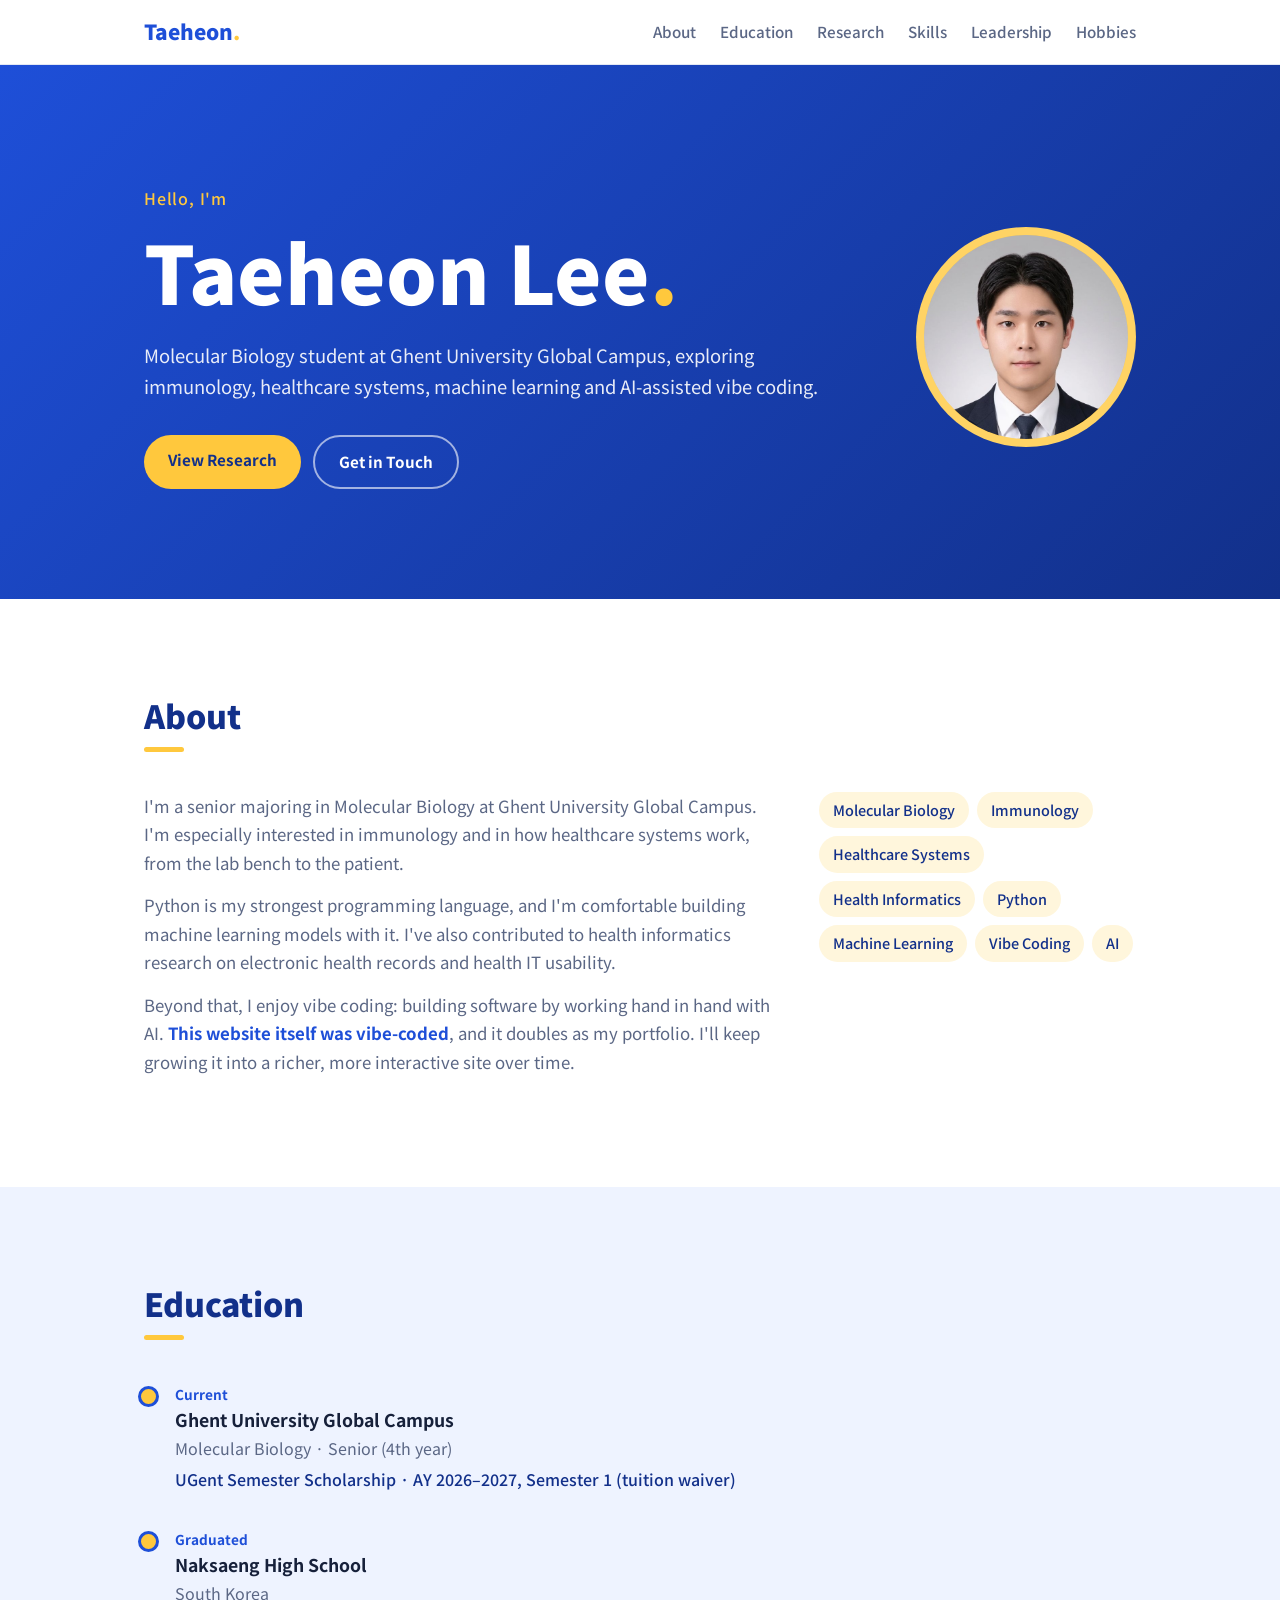
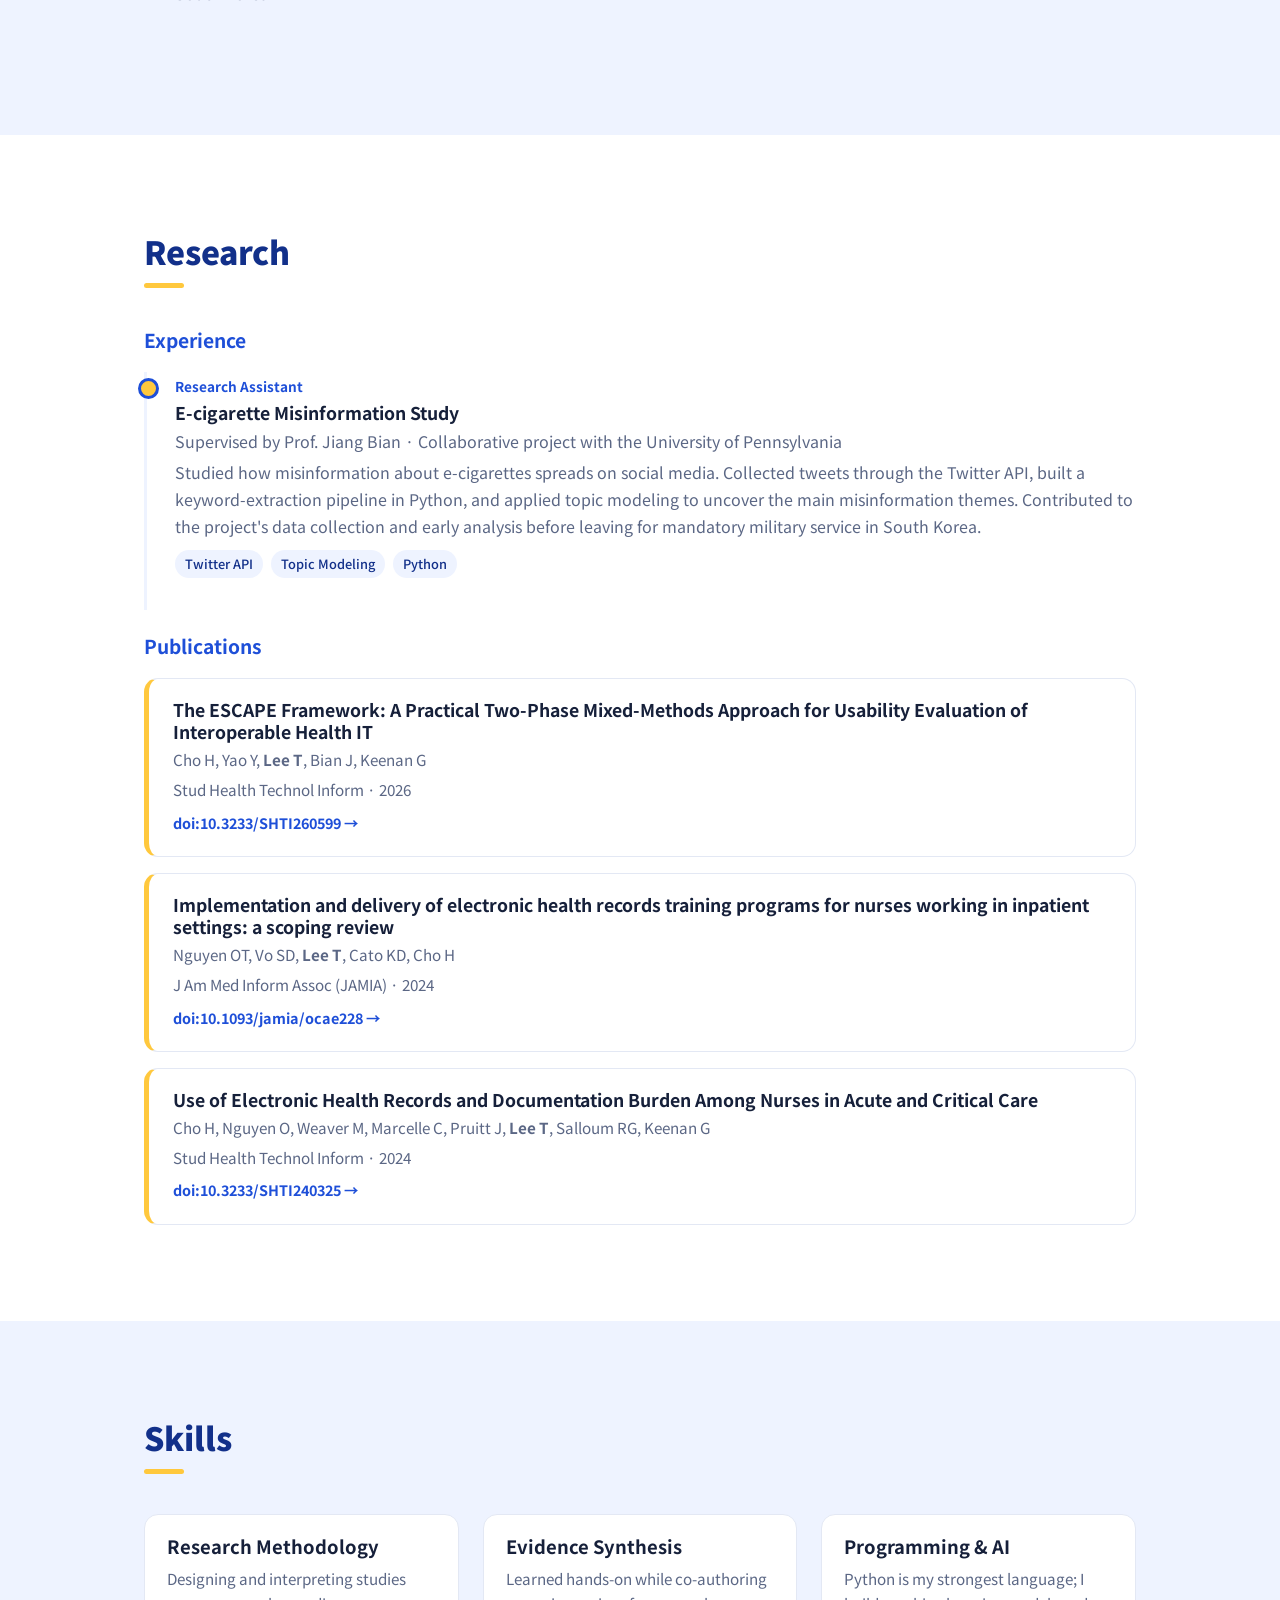
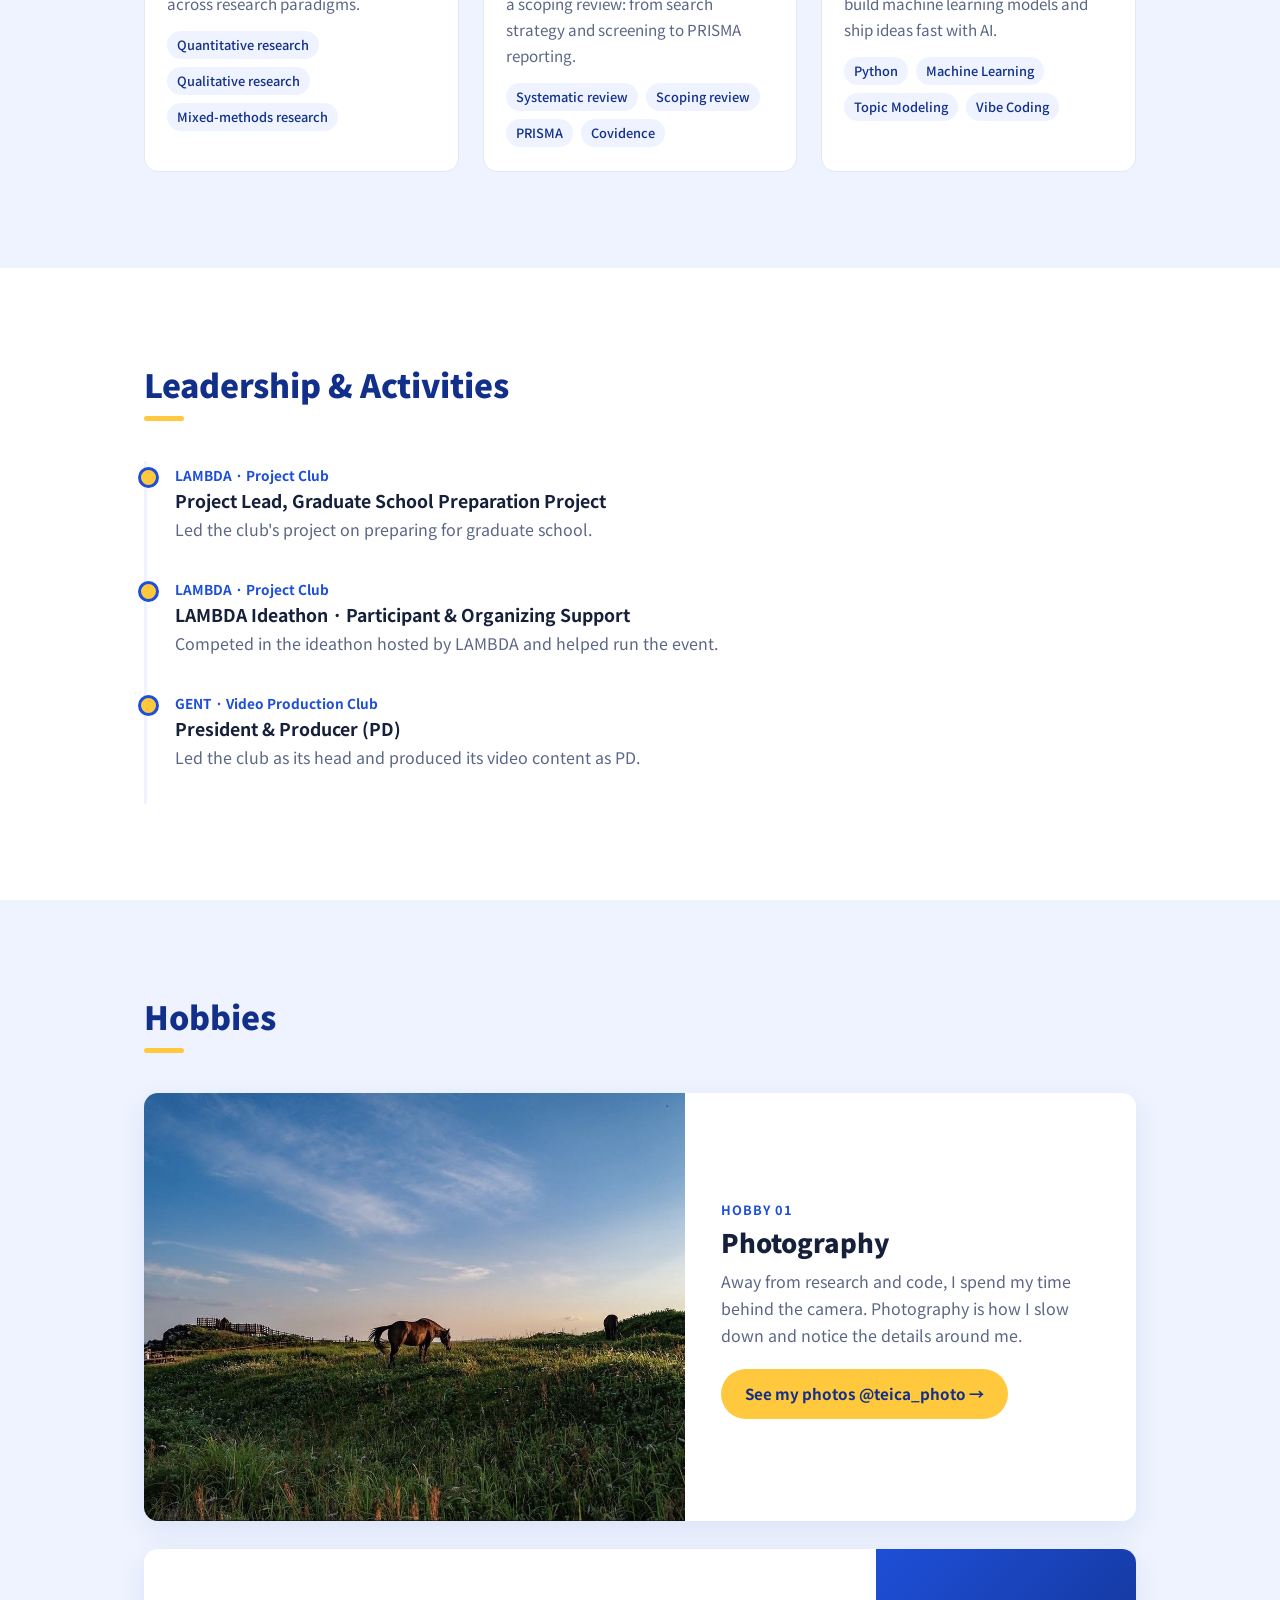
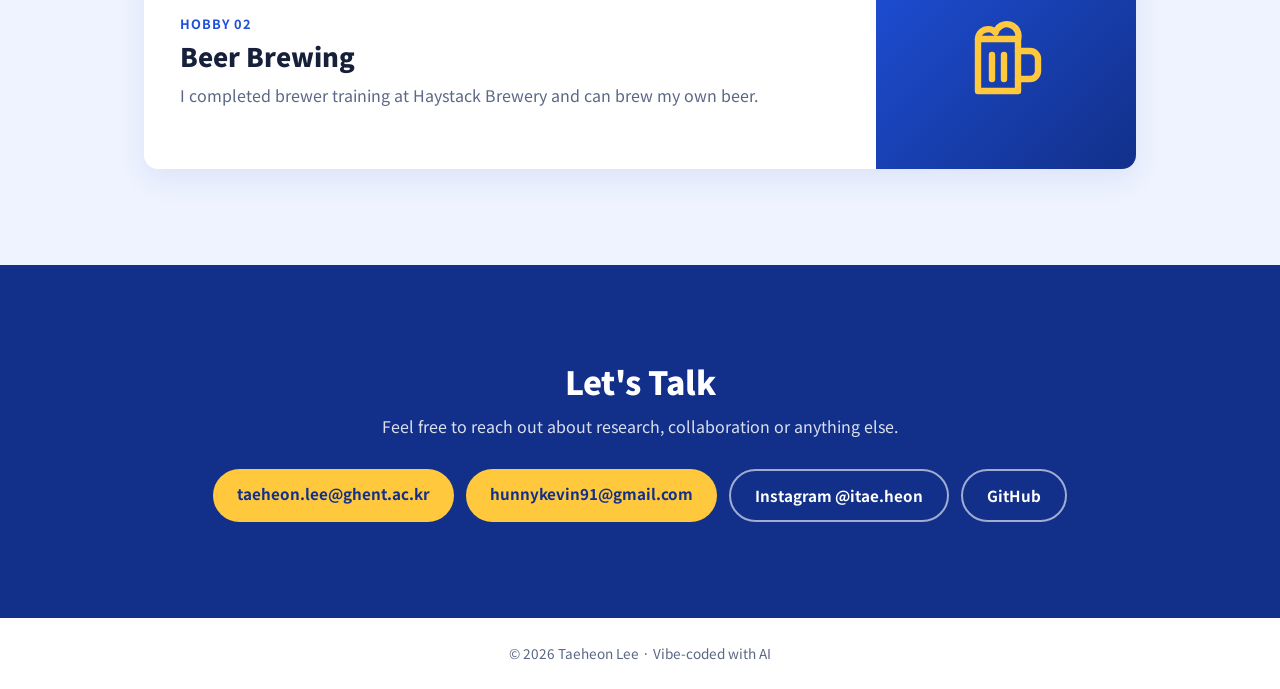
<file: index.html>
<!DOCTYPE html>
<html lang="en">
<head>
  <meta charset="utf-8">
  <meta name="viewport" content="width=device-width, initial-scale=1">
  <title>Taeheon Lee</title>
  <meta name="description" content="Taeheon Lee — Molecular Biology student at Ghent University Global Campus, interested in immunology, healthcare systems and AI-assisted vibe coding.">
  <link rel="preconnect" href="https://fonts.googleapis.com">
  <link rel="preconnect" href="https://fonts.gstatic.com" crossorigin>
  <link href="https://fonts.googleapis.com/css2?family=Noto+Sans+KR:wght@400;500;700;900&display=swap" rel="stylesheet">
  <link rel="stylesheet" href="style.css?v=19">
</head>
<body>

  <header class="nav">
    <div class="container nav-inner">
      <a href="#top" class="logo">Taeheon<span>.</span></a>
      <nav>
        <a href="#about">About</a>
        <a href="#education">Education</a>
        <a href="#research">Research</a>
        <a href="#skills">Skills</a>
        <a href="#leadership">Leadership</a>
        <!-- <a href="#projects">Projects</a> -->
        <a href="#hobbies">Hobbies</a>
      </nav>
    </div>
  </header>

  <main id="top">

    <!-- Hero -->
    <section class="hero">
      <div class="container hero-inner">
        <div class="hero-text">
          <p class="eyebrow">Hello, I'm</p>
          <h1>Taeheon Lee<span>.</span></h1>
          <p class="lead">Molecular Biology student at Ghent University Global Campus, exploring immunology, healthcare systems, machine learning and AI-assisted vibe coding.</p>
          <div class="hero-actions">
            <a href="#research" class="btn btn-primary">View Research</a>
            <a href="#contact" class="btn btn-ghost">Get in Touch</a>
          </div>
        </div>
        <img class="avatar" src="images/profile.jpg?v=3" alt="Portrait of Taeheon Lee" width="220" height="220">
      </div>
    </section>

    <!-- About -->
    <section id="about" class="section">
      <div class="container">
        <h2 class="section-title">About</h2>
        <div class="about-grid">
          <div class="about-text">
            <p>I'm a senior majoring in Molecular Biology at Ghent University Global Campus. I'm especially interested in immunology and in how healthcare systems work, from the lab bench to the patient.</p>
            <p>Python is my strongest programming language, and I'm comfortable building machine learning models with it. I've also contributed to health informatics research on electronic health records and health IT usability.</p>
            <p>Beyond that, I enjoy vibe coding: building software by working hand in hand with AI. <strong>This website itself was vibe-coded</strong>, and it doubles as my portfolio. I'll keep growing it into a richer, more interactive site over time.</p>
          </div>
          <ul class="tags">
            <li>Molecular Biology</li>
            <li>Immunology</li>
            <li>Healthcare Systems</li>
            <li>Health Informatics</li>
            <li>Python</li>
            <li>Machine Learning</li>
            <li>Vibe Coding</li>
            <li>AI</li>
          </ul>
        </div>
      </div>
    </section>

    <!-- Education -->
    <section id="education" class="section section-alt">
      <div class="container">
        <h2 class="section-title">Education</h2>
        <ol class="timeline">
          <li>
            <time>Current</time>
            <h3>Ghent University Global Campus</h3>
            <p>Molecular Biology · Senior (4th year)</p>
            <p class="honor">UGent Semester Scholarship · AY 2026–2027, Semester 1 (tuition waiver)</p>
          </li>
          <li><time>Graduated</time><h3>Naksaeng High School</h3><p>South Korea</p></li>
        </ol>
      </div>
    </section>

    <!-- Research -->
    <section id="research" class="section">
      <div class="container">
        <h2 class="section-title">Research</h2>

        <h3 class="sub-title">Experience</h3>
        <ol class="timeline">
          <li>
            <time>Research Assistant</time>
            <h3>E-cigarette Misinformation Study</h3>
            <p>Supervised by Prof. Jiang Bian · Collaborative project with the University of Pennsylvania</p>
            <p>Studied how misinformation about e-cigarettes spreads on social media. Collected tweets through the Twitter API, built a keyword-extraction pipeline in Python, and applied topic modeling to uncover the main misinformation themes. Contributed to the project's data collection and early analysis before leaving for mandatory military service in South Korea.</p>
            <ul class="tags tags-sm"><li>Twitter API</li><li>Topic Modeling</li><li>Python</li></ul>
          </li>
        </ol>

        <h3 class="sub-title">Publications</h3>
        <ol class="pub-list">
          <li>
            <h3>The ESCAPE Framework: A Practical Two-Phase Mixed-Methods Approach for Usability Evaluation of Interoperable Health IT</h3>
            <p class="pub-authors">Cho H, Yao Y, <strong>Lee T</strong>, Bian J, Keenan G</p>
            <p class="pub-venue">Stud Health Technol Inform · 2026</p>
            <a href="https://doi.org/10.3233/SHTI260599" class="card-link">doi:10.3233/SHTI260599 →</a>
          </li>
          <li>
            <h3>Implementation and delivery of electronic health records training programs for nurses working in inpatient settings: a scoping review</h3>
            <p class="pub-authors">Nguyen OT, Vo SD, <strong>Lee T</strong>, Cato KD, Cho H</p>
            <p class="pub-venue">J Am Med Inform Assoc (JAMIA) · 2024</p>
            <a href="https://doi.org/10.1093/jamia/ocae228" class="card-link">doi:10.1093/jamia/ocae228 →</a>
          </li>
          <li>
            <h3>Use of Electronic Health Records and Documentation Burden Among Nurses in Acute and Critical Care</h3>
            <p class="pub-authors">Cho H, Nguyen O, Weaver M, Marcelle C, Pruitt J, <strong>Lee T</strong>, Salloum RG, Keenan G</p>
            <p class="pub-venue">Stud Health Technol Inform · 2024</p>
            <a href="https://doi.org/10.3233/SHTI240325" class="card-link">doi:10.3233/SHTI240325 →</a>
          </li>
        </ol>
      </div>
    </section>

    <!-- Skills -->
    <section id="skills" class="section section-alt">
      <div class="container">
        <h2 class="section-title">Skills</h2>
        <div class="cards">
          <article class="card">
            <div class="card-body">
              <h3>Research Methodology</h3>
              <p>Designing and interpreting studies across research paradigms.</p>
              <ul class="tags tags-sm"><li>Quantitative research</li><li>Qualitative research</li><li>Mixed-methods research</li></ul>
            </div>
          </article>
          <article class="card">
            <div class="card-body">
              <h3>Evidence Synthesis</h3>
              <p>Learned hands-on while co-authoring a scoping review: from search strategy and screening to PRISMA reporting.</p>
              <ul class="tags tags-sm"><li>Systematic review</li><li>Scoping review</li><li>PRISMA</li><li>Covidence</li></ul>
            </div>
          </article>
          <article class="card">
            <div class="card-body">
              <h3>Programming &amp; AI</h3>
              <p>Python is my strongest language; I build machine learning models and ship ideas fast with AI.</p>
              <ul class="tags tags-sm"><li>Python</li><li>Machine Learning</li><li>Topic Modeling</li><li>Vibe Coding</li></ul>
            </div>
          </article>
        </div>
      </div>
    </section>

    <!-- Leadership -->
    <section id="leadership" class="section">
      <div class="container">
        <h2 class="section-title">Leadership &amp; Activities</h2>
        <ol class="timeline">
          <li>
            <time>LAMBDA · Project Club</time>
            <h3>Project Lead, Graduate School Preparation Project</h3>
            <p>Led the club's project on preparing for graduate school.</p>
          </li>
          <li>
            <time>LAMBDA · Project Club</time>
            <h3>LAMBDA Ideathon · Participant &amp; Organizing Support</h3>
            <p>Competed in the ideathon hosted by LAMBDA and helped run the event.</p>
          </li>
          <li>
            <time>GENT · Video Production Club</time>
            <h3>President &amp; Producer (PD)</h3>
            <p>Led the club as its head and produced its video content as PD.</p>
          </li>
        </ol>
      </div>
    </section>

    <!-- Projects (hidden until there are 2–3 projects; remove the comment markers to show)
    <section id="projects" class="section section-alt">
      <div class="container">
        <h2 class="section-title">Projects</h2>
        <p class="section-lead">Things I've built through vibe coding.</p>
        <div class="cards">
          <article class="card">
            <div class="card-thumb"></div>
            <div class="card-body">
              <h3>This Website</h3>
              <p>My personal homepage, built entirely through vibe coding with AI. It's a living portfolio that grows with my skills.</p>
              <ul class="tags tags-sm"><li>HTML</li><li>CSS</li><li>AI</li></ul>
              <a href="https://github.com/Taeheon0531/Taeheon0531.github.io" class="card-link">View source →</a>
            </div>
          </article>
          <article class="card">
            <div class="card-thumb"></div>
            <div class="card-body">
              <h3>Coming soon</h3>
              <p>My next vibe-coding project will appear here.</p>
            </div>
          </article>
        </div>
      </div>
    </section>

    -->

    <!-- Hobbies -->
    <section id="hobbies" class="section section-alt">
      <div class="container">
        <h2 class="section-title">Hobbies</h2>
        <div class="hobby-list">
          <article class="hobby hobby-wide">
            <img class="hobby-visual hobby-photo" src="images/photography.jpg" alt="A horse grazing on a grassy hill at sunset, photographed by Taeheon" loading="lazy">
            <div class="hobby-text">
              <span class="hobby-kicker">Hobby 01</span>
              <h3>Photography</h3>
              <p>Away from research and code, I spend my time behind the camera. Photography is how I slow down and notice the details around me.</p>
              <a href="https://www.instagram.com/teica_photo/" class="btn btn-primary" target="_blank" rel="noopener">See my photos @teica_photo →</a>
            </div>
          </article>
          <article class="hobby">
            <div class="hobby-visual hobby-visual-blue" aria-hidden="true">
              <svg viewBox="0 0 24 24" fill="none" stroke="currentColor" stroke-width="1.6" stroke-linecap="round" stroke-linejoin="round"><path d="M5 7h10v13H5z"/><path d="M15 10h3a2 2 0 0 1 2 2v3a2 2 0 0 1-2 2h-3"/><path d="M8.5 11v6M11.5 11v6"/><path d="M5 7a2.5 2.5 0 0 1 4.4-1.6A2.5 2.5 0 0 1 15 7"/></svg>
            </div>
            <div class="hobby-text">
              <span class="hobby-kicker">Hobby 02</span>
              <h3>Beer Brewing</h3>
              <p>I completed brewer training at Haystack Brewery and can brew my own beer.</p>
            </div>
          </article>
        </div>
      </div>
    </section>

    <!-- Contact -->
    <section id="contact" class="contact">
      <div class="container">
        <h2>Let's Talk</h2>
        <p>Feel free to reach out about research, collaboration or anything else.</p>
        <div class="hero-actions">
          <a href="mailto:taeheon.lee@ghent.ac.kr" class="btn btn-yellow">taeheon.lee@ghent.ac.kr</a>
          <a href="mailto:hunnykevin91@gmail.com" class="btn btn-yellow">hunnykevin91@gmail.com</a>
          <a href="https://www.instagram.com/itae.heon/" class="btn btn-outline-light" target="_blank" rel="noopener">Instagram @itae.heon</a>
          <a href="https://github.com/Taeheon0531" class="btn btn-outline-light">GitHub</a>
        </div>
      </div>
    </section>

  </main>

  <footer class="footer">
    <div class="container">© 2026 Taeheon Lee · Vibe-coded with AI</div>
  </footer>

</body>
</html>
</file>
<file: style.css>
:root {
  --blue: #1e4fd8;
  --blue-dark: #12308a;
  --blue-soft: #eef3ff;
  --yellow: #ffc83d;
  --yellow-soft: #fff6dc;
  --white: #ffffff;
  --text: #16203a;
  --muted: #5b6785;
  --line: #e3e8f4;
  --radius: 14px;
}

* { box-sizing: border-box; }

html { scroll-behavior: smooth; scroll-padding-top: 72px; }

body {
  margin: 0;
  font-family: 'Noto Sans KR', system-ui, sans-serif;
  color: var(--text);
  background: var(--white);
  line-height: 1.7;
}

a { color: inherit; text-decoration: none; }
h1, h2, h3 { line-height: 1.25; margin: 0; }

.container { max-width: 1040px; margin: 0 auto; padding: 0 24px; }

/* Nav */
.nav {
  position: sticky; top: 0; z-index: 10;
  background: rgba(255, 255, 255, 0.9);
  backdrop-filter: blur(8px);
  border-bottom: 1px solid var(--line);
}
.nav-inner { display: flex; align-items: center; justify-content: space-between; height: 64px; gap: 16px; }
.logo { font-weight: 900; font-size: 1.3rem; color: var(--blue); }
.logo span, h1 span { color: var(--yellow); }
.nav nav { display: flex; gap: 24px; overflow-x: auto; }
.nav nav a { font-weight: 500; font-size: 0.95rem; color: var(--muted); white-space: nowrap; }
.nav nav a:hover { color: var(--blue); }

/* Hero */
.hero {
  background: linear-gradient(135deg, var(--blue) 0%, var(--blue-dark) 100%);
  color: var(--white);
  padding: 120px 0 110px;
}
.hero-inner { display: flex; align-items: center; justify-content: space-between; gap: 48px; }
.eyebrow { margin: 0 0 8px; font-weight: 500; color: var(--yellow); letter-spacing: 0.05em; }
.hero h1 { font-size: clamp(2.8rem, 8vw, 5rem); font-weight: 900; }
.lead { font-size: 1.15rem; opacity: 0.9; margin: 20px 0 32px; }
.hero-actions { display: flex; gap: 12px; flex-wrap: wrap; }
.hero-text { max-width: 720px; }
.avatar {
  flex-shrink: 0;
  width: 220px; height: 220px; border-radius: 50%;
  object-fit: cover; object-position: center top;
  background: var(--yellow);
  border: 8px solid rgba(255, 255, 255, 0.2);
}

/* Buttons */
.btn {
  display: inline-block; padding: 12px 24px; border-radius: 999px;
  font-weight: 700; font-size: 0.95rem;
  transition: transform 0.15s, box-shadow 0.15s;
}
.btn:hover { transform: translateY(-2px); }
.btn-primary, .btn-yellow { background: var(--yellow); color: var(--blue-dark); }
.btn-primary:hover, .btn-yellow:hover { box-shadow: 0 6px 18px rgba(255, 200, 61, 0.4); }
.btn-ghost, .btn-outline-light { border: 2px solid rgba(255, 255, 255, 0.6); color: var(--white); }

/* Sections */
.section { padding: 96px 0; }
.section-alt { background: var(--blue-soft); }
.section-title { font-size: 2rem; font-weight: 900; margin-bottom: 40px; color: var(--blue-dark); }
.section-title::after {
  content: ""; display: block; width: 40px; height: 5px;
  margin-top: 12px; border-radius: 3px; background: var(--yellow);
}

/* About */
.about-grid { display: grid; grid-template-columns: 2fr 1fr; gap: 40px; align-items: start; }
.about-grid p { margin: 0 0 14px; font-size: 1.05rem; color: var(--muted); }
.about-grid strong { color: var(--blue); }

/* Publications */
.pub-list { list-style: none; padding: 0; margin: 0; display: grid; gap: 16px; }
.pub-list li {
  padding: 20px 24px; border-radius: var(--radius);
  border: 1px solid var(--line); border-left: 5px solid var(--yellow);
}
.pub-list h3 { font-size: 1.1rem; }
.pub-list p { margin: 4px 0 0; color: var(--muted); font-size: 0.95rem; }
.pub-list .card-link { margin-top: 8px; }

/* Tags */
.tags { list-style: none; padding: 0; margin: 0; display: flex; flex-wrap: wrap; gap: 8px; }
.tags li {
  padding: 6px 14px; border-radius: 999px;
  background: var(--yellow-soft); color: var(--blue-dark);
  font-size: 0.9rem; font-weight: 500;
}
.tags-sm li { padding: 3px 10px; font-size: 0.8rem; background: var(--blue-soft); }

/* Project cards */
.cards { display: grid; grid-template-columns: repeat(auto-fill, minmax(280px, 1fr)); gap: 24px; }
.card {
  background: var(--white); border-radius: var(--radius); overflow: hidden;
  border: 1px solid var(--line);
  transition: transform 0.2s, box-shadow 0.2s;
}
.card:hover { transform: translateY(-4px); box-shadow: 0 12px 30px rgba(18, 48, 138, 0.12); }
.card-thumb { aspect-ratio: 16 / 9; background: linear-gradient(135deg, var(--blue) 0%, #4f7cff 100%); }
.card-body { padding: 20px 22px 24px; }
.card-body h3 { font-size: 1.15rem; }
.card-body p { margin: 8px 0 14px; color: var(--muted); font-size: 0.95rem; }
.card-link { display: inline-block; margin-top: 16px; font-weight: 700; color: var(--blue); font-size: 0.9rem; }

/* Timeline */
.timeline { list-style: none; padding: 0 0 0 28px; margin: 0; border-left: 3px solid var(--blue-soft); }
.timeline > li { position: relative; padding-bottom: 32px; }
.timeline > li::before {
  content: ""; position: absolute; left: -37px; top: 6px;
  width: 15px; height: 15px; border-radius: 50%;
  background: var(--yellow); border: 3px solid var(--blue);
}
.timeline time { font-size: 0.85rem; font-weight: 700; color: var(--blue); }
.timeline h3 { font-size: 1.1rem; margin-top: 2px; }
.timeline p { margin: 4px 0 0; color: var(--muted); }

/* Contact */
.contact { background: var(--blue-dark); color: var(--white); text-align: center; padding: 96px 0; }
.contact h2 { font-size: 2rem; font-weight: 900; }
.contact p { opacity: 0.85; margin: 12px 0 28px; }
.contact .hero-actions { justify-content: center; }

.footer { padding: 24px 0; text-align: center; font-size: 0.85rem; color: var(--muted); }

/* Mobile */
@media (max-width: 720px) {
  .container { padding: 0 16px; }
  .hero { padding: 64px 0; }
  .hero-inner { flex-direction: column-reverse; align-items: flex-start; gap: 32px; }
  .avatar { width: 120px; height: 120px; border-width: 5px; }
  .nav-inner { flex-direction: column; height: auto; padding: 12px 16px; gap: 4px; }
  .nav nav { flex-wrap: wrap; justify-content: center; gap: 0 16px; max-width: 100%; }
  .section, .contact { padding: 64px 0; }
  .about-grid { grid-template-columns: 1fr; gap: 24px; }
}

@media (prefers-reduced-motion: reduce) {
  html { scroll-behavior: auto; }
  * { transition: none !important; }
}

.timeline .tags { margin-top: 10px; }

.sub-title { font-size: 1.2rem; color: var(--blue); margin: 0 0 20px; }
.timeline + .sub-title { margin-top: 24px; }
.section-lead { margin: -24px 0 28px; color: var(--muted); }
.honor { color: var(--blue-dark) !important; font-weight: 500; }

/* Hobbies: wide alternating rows, distinct from the Skills card grid */
.hobby-list { display: grid; gap: 28px; }
.hobby {
  display: grid; grid-template-columns: 260px 1fr; align-items: stretch;
  background: var(--white); border-radius: var(--radius); overflow: hidden;
  box-shadow: 0 10px 30px rgba(18, 48, 138, 0.08);
}
.hobby:nth-child(even) { grid-template-columns: 1fr 260px; }
.hobby:nth-child(even) .hobby-visual { order: 2; }
.hobby-visual { display: grid; place-items: center; min-height: 220px; }
.hobby-visual svg { width: 96px; height: 96px; }
.hobby-visual-yellow { background: var(--yellow); color: var(--blue-dark); }
.hobby-visual-blue { background: linear-gradient(135deg, var(--blue) 0%, var(--blue-dark) 100%); color: var(--yellow); }
.hobby-text { padding: 32px 36px; align-self: center; }
.hobby-kicker { font-size: 0.8rem; font-weight: 700; letter-spacing: 0.08em; text-transform: uppercase; color: var(--blue); }
.hobby-text h3 { font-size: 1.6rem; font-weight: 900; margin: 4px 0 10px; }
.hobby-text p { margin: 0 0 20px; color: var(--muted); }
.hobby-text p:last-child { margin-bottom: 0; }

@media (max-width: 720px) {
  .hobby, .hobby:nth-child(even) { grid-template-columns: 1fr; }
  .hobby:nth-child(even) .hobby-visual { order: 0; }
  .hobby-visual { min-height: 140px; }
  .hobby-visual svg { width: 64px; height: 64px; }
  .hobby-text { padding: 24px; }
}

.hobby-wide { grid-template-columns: minmax(0, 1.2fr) 1fr; }
.hobby-photo { width: 100%; height: 100%; min-height: 280px; object-fit: cover; display: block; }
@media (max-width: 720px) {
  .hobby-wide { grid-template-columns: 1fr; }
  .hobby-photo { min-height: 0; aspect-ratio: 5 / 4; height: auto; }
}
</file>
